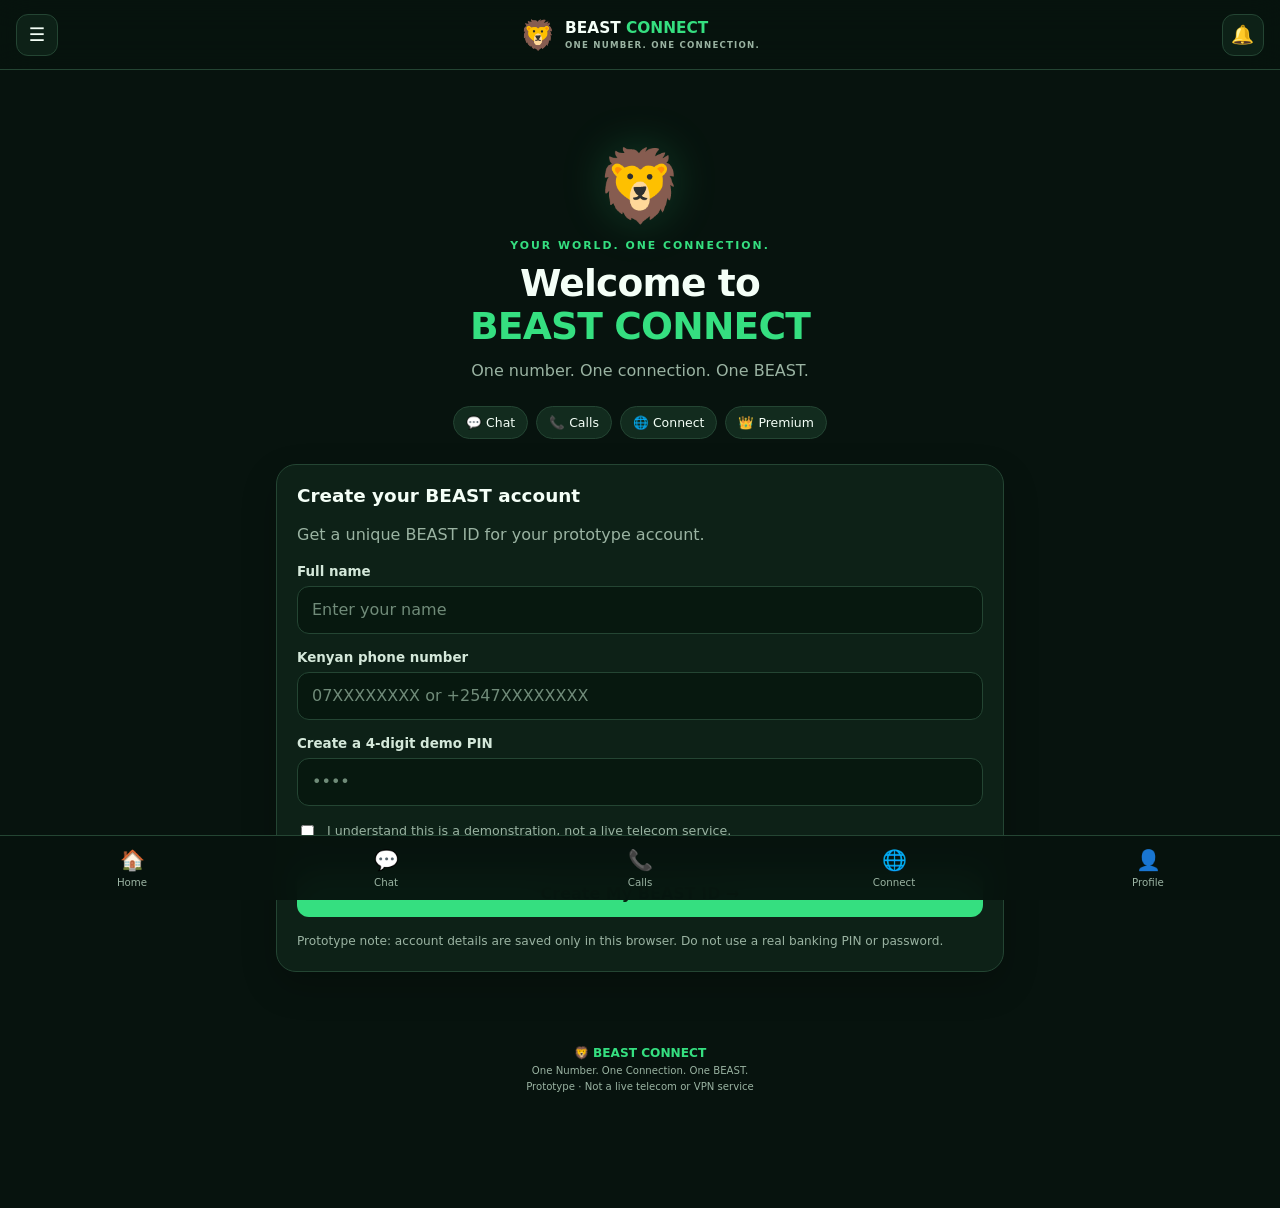
<file: index.html>
<!DOCTYPE html>
<html lang="en">
<head>
  <meta charset="UTF-8">
  <meta name="viewport" content="width=device-width, initial-scale=1.0">
  <meta name="theme-color" content="#071b13">
  <meta name="description" content="BEAST CONNECT — One Number. One Connection. One BEAST.">
  <title>BEAST CONNECT</title>
  <link rel="stylesheet" href="style.css">
  <script src="app.js" defer></script>
</head>
<body>
  <div id="toast" class="toast" role="status"></div>

  <header class="topbar">
    <button class="icon-btn" id="menuBtn" aria-label="Open menu">☰</button>
    <a href="#" class="brand" data-page="home">
      <span class="brand-icon">🦁</span>
      <span>BEAST<span class="green-text"> CONNECT</span><small>ONE NUMBER. ONE CONNECTION.</small></span>
    </a>
    <button class="icon-btn" id="notificationBtn" aria-label="Notifications">🔔</button>
  </header>

  <aside id="drawer" class="drawer">
    <div class="drawer-head">
      <div class="avatar">🦁</div>
      <strong id="drawerName">Welcome to BEAST</strong>
      <small id="drawerNumber">Your connection starts here</small>
    </div>
    <button data-page="home">🏠 Home</button>
    <button data-page="chats">💬 Messages</button>
    <button data-page="calls">📞 Calls</button>
    <button data-page="connect">🌐 Connect</button>
    <button data-page="premium">👑 Premium</button>
    <button data-page="profile">👤 My Profile</button>
    <button data-page="settings">⚙️ Settings</button>
    <button id="drawerLogout" class="danger hidden">↪ Log out</button>
    <p class="drawer-note">BEAST CONNECT · Demo prototype</p>
  </aside>
  <div id="overlay" class="overlay"></div>

  <main>
    <section id="welcomePage" class="page">
      <div class="hero">
        <div class="hero-logo">🦁</div>
        <div class="eyebrow">YOUR WORLD. ONE CONNECTION.</div>
        <h1>Welcome to<br><span class="green-text">BEAST CONNECT</span></h1>
        <p>One number. One connection. One BEAST.</p>
        <div class="feature-pills">
          <span>💬 Chat</span><span>📞 Calls</span><span>🌐 Connect</span><span>👑 Premium</span>
        </div>
      </div>

      <div class="panel">
        <h2>Create your BEAST account</h2>
        <p class="muted">Get a unique BEAST ID for your prototype account.</p>
        <form id="registerForm">
          <label for="fullName">Full name</label>
          <input id="fullName" name="fullName" placeholder="Enter your name" maxlength="60" required>

          <label for="phone">Kenyan phone number</label>
          <input id="phone" name="phone" type="tel" inputmode="tel" placeholder="07XXXXXXXX or +2547XXXXXXXX" required>

          <label for="pin">Create a 4-digit demo PIN</label>
          <input id="pin" name="pin" type="password" inputmode="numeric" pattern="[0-9]{4}" maxlength="4" placeholder="••••" required>

          <label class="check-row">
            <input id="agree" type="checkbox" required>
            <span>I understand this is a demonstration, not a live telecom service.</span>
          </label>
          <button class="btn primary full" type="submit">Create My BEAST ID →</button>
        </form>
        <p class="tiny">Prototype note: account details are saved only in this browser. Do not use a real banking PIN or password.</p>
      </div>
    </section>

    <section id="homePage" class="page hidden">
      <div class="welcome-line">
        <div><div class="eyebrow">YOUR DIGITAL WORLD</div><h1>Hello, <span id="userGreeting">BEAST</span> 👋</h1></div>
        <div class="avatar">🦁</div>
      </div>

      <div class="id-card">
        <div class="id-card-top"><span>🦁 BEAST CONNECT ID</span><span class="status-dot">● DEMO</span></div>
        <div id="beastNumber" class="beast-number">BST-100001</div>
        <div id="accountName" class="id-card-name">BEAST MEMBER</div>
        <div class="id-card-bottom"><span>YOUR UNIQUE PROTOTYPE ID</span><button id="copyIdBtn">Copy ID</button></div>
      </div>

      <div class="section-title"><h2>Quick connection</h2><span>EXPLORE</span></div>
      <div class="quick-grid">
        <button class="quick-card" data-page="chats"><span>💬</span><strong>Messages</strong><small>Demo chat</small></button>
        <button class="quick-card" data-page="calls"><span>📞</span><strong>Calls</strong><small>Call options</small></button>
        <button class="quick-card" data-page="connect"><span>🌐</span><strong>Internet</strong><small>Explore links</small></button>
        <button class="quick-card" data-page="premium"><span>👑</span><strong>Premium</strong><small>KES 250/month</small></button>
      </div>

      <div class="section-title"><h2>Your services</h2><span>ALL IN ONE</span></div>
      <div class="service-list">
        <button class="service-row" data-page="chats"><span class="service-icon">💬</span><span><strong>BEAST Messages</strong><small>Try a local demo conversation</small></span><b>›</b></button>
        <button class="service-row" data-page="calls"><span class="service-icon">🎥</span><span><strong>Voice & Video Calls</strong><small>Explore calling options</small></span><b>›</b></button>
        <button class="service-row" data-page="connect"><span class="service-icon">🔗</span><span><strong>Social & Web</strong><small>Open your favourite platforms</small></span><b>›</b></button>
        <button class="service-row" data-page="profile"><span class="service-icon">👤</span><span><strong>My Account</strong><small>View your profile</small></span><b>›</b></button>
      </div>

      <div class="notice">ℹ️ <span>BEAST ID is currently a demo identifier, not a real mobile number. Live services are not activated.</span></div>
    </section>

    <section id="chatsPage" class="page hidden">
      <div class="page-heading"><div class="eyebrow">STAY CONNECTED</div><h1>💬 Messages</h1><p>Try the local chat demonstration.</p></div>
      <div class="panel">
        <div class="demo-label">LOCAL DEMO CHAT</div>
        <div id="chatMessages" class="chat-messages">
          <div class="chat-bubble received"><small>BEAST ASSISTANT</small><p>Welcome! This is a local demonstration. Real users cannot receive these messages yet.</p></div>
        </div>
        <form id="chatForm" class="chat-form">
          <input id="chatInput" placeholder="Write a demo message..." maxlength="500" required>
          <button class="btn primary" type="submit">Send</button>
        </form>
        <p class="tiny">Messages stay in this browser and are not sent over the internet.</p>
      </div>
      <div class="panel">
        <h3>Connect with a BEAST ID</h3>
        <label for="recipientId">Recipient BEAST ID</label>
        <input id="recipientId" placeholder="e.g. BST-100002">
        <button id="startChatBtn" class="btn secondary full">Start Demo Chat</button>
      </div>
    </section>

    <section id="callsPage" class="page hidden">
      <div class="page-heading"><div class="eyebrow">TALK TO YOUR WORLD</div><h1>📞 Calls</h1><p>Choose how you want to connect.</p></div>
      <div class="service-list">
        <button class="service-row" id="beastCallBtn"><span class="service-icon">📞</span><span><strong>BEAST-to-BEAST Call</strong><small>Prototype calling interface</small></span><b>›</b></button>
        <button class="service-row" id="videoCallBtn"><span class="service-icon">🎥</span><span><strong>Video Call</strong><small>Video calling requires a live service</small></span><b>›</b></button>
        <button class="service-row" id="phoneCallBtn"><span class="service-icon">📱</span><span><strong>Call a Phone Number</strong><small>Use your phone's calling app</small></span><b>›</b></button>
      </div>
      <div class="panel">
        <h3>Start a demo call</h3>
        <label for="callId">BEAST ID or phone number</label>
        <input id="callId" placeholder="Enter ID or phone number">
        <button id="startCallBtn" class="btn primary full">Open Call Options</button>
        <p class="tiny">This prototype cannot connect or carry live calls.</p>
      </div>
    </section>

    <section id="connectPage" class="page hidden">
      <div class="page-heading"><div class="eyebrow">YOUR DIGITAL WORLD</div><h1>🌐 Connect</h1><p>Access web services from one place.</p></div>
      <div class="panel">
        <h3>🔎 Search the web</h3>
        <form id="searchForm" class="search-form">
          <input id="searchInput" placeholder="Search Google..." maxlength="200" required>
          <button class="btn primary" type="submit">Search</button>
        </form>
      </div>
      <div class="section-title"><h2>Social platforms</h2></div>
      <div class="quick-grid social-grid">
        <a class="quick-card" href="https://www.whatsapp.com/" target="_blank" rel="noopener noreferrer"><span>🟢</span><strong>WhatsApp</strong><small>Open platform</small></a>
        <a class="quick-card" href="https://www.instagram.com/" target="_blank" rel="noopener noreferrer"><span>📸</span><strong>Instagram</strong><small>Open platform</small></a>
        <a class="quick-card" href="https://www.facebook.com/" target="_blank" rel="noopener noreferrer"><span>🔵</span><strong>Facebook</strong><small>Open platform</small></a>
        <a class="quick-card" href="https://www.tiktok.com/" target="_blank" rel="noopener noreferrer"><span>🎵</span><strong>TikTok</strong><small>Open platform</small></a>
        <a class="quick-card" href="https://web.telegram.org/" target="_blank" rel="noopener noreferrer"><span>✈️</span><strong>Telegram</strong><small>Open platform</small></a>
        <a class="quick-card" href="https://www.youtube.com/" target="_blank" rel="noopener noreferrer"><span>▶️</span><strong>YouTube</strong><small>Watch videos</small></a>
      </div>
      <div class="section-title"><h2>Games & entertainment</h2></div>
      <div class="quick-grid">
        <a class="quick-card" href="https://poki.com/" target="_blank" rel="noopener noreferrer"><span>🎮</span><strong>Poki Games</strong><small>Play online</small></a>
        <a class="quick-card" href="https://www.crazygames.com/" target="_blank" rel="noopener noreferrer"><span>🕹️</span><strong>CrazyGames</strong><small>Play online</small></a>
        <a class="quick-card" href="https://www.google.com/" target="_blank" rel="noopener noreferrer"><span>🔍</span><strong>Google</strong><small>Explore the web</small></a>
        <a class="quick-card" href="https://maps.google.com/" target="_blank" rel="noopener noreferrer"><span>🗺️</span><strong>Maps</strong><small>Find places</small></a>
      </div>
      <div class="panel premium-banner">
        <div class="crown">👑</div><div><h3>BEAST Premium</h3><p>Planned subscription: KES 250/month.</p></div>
        <button class="btn primary" data-page="premium">Explore</button>
      </div>
      <div class="notice">🌐 Opening these platforms uses your existing internet connection and may require their own accounts or subscriptions. BEAST CONNECT does not currently provide VPN or free internet access.</div>
    </section>

    <section id="premiumPage" class="page hidden">
      <div class="premium-hero">
        <div class="crown">👑</div>
        <div class="eyebrow">LEVEL UP YOUR CONNECTION</div>
        <h1>BEAST <span class="green-text">PREMIUM</span></h1>
        <p>One planned package for your digital world.</p>
        <div class="price">KES 250 <small>/ month</small></div>
        <span class="demo-label">PROPOSED PRICE · DEMO ONLY</span>
      </div>
      <div class="panel">
        <h2>Planned Premium benefits</h2>
        <div class="benefit">✓ One BEAST profile</div>
        <div class="benefit">✓ Easier access to BEAST services</div>
        <div class="benefit">✓ Planned chat and calling features</div>
        <div class="benefit">✓ Planned connectivity options</div>
        <div class="benefit">✓ Future Android app integration</div>
        <button id="premiumBtn" class="btn primary full">Try Premium Demo</button>
        <p class="tiny">No money will be charged. M-PESA payments, automatic subscription activation, VPN servers, and live telecom services are not connected yet.</p>
      </div>
      <div class="notice">Important: a VPN does not provide free internet by itself. A real connectivity package requires network capacity, a VPN service, billing, and the appropriate provider agreements.</div>
    </section>

    <section id="profilePage" class="page hidden">
      <div class="page-heading"><div class="eyebrow">YOUR BEAST ACCOUNT</div><h1>👤 My Profile</h1><p>Manage your prototype profile.</p></div>
      <div class="profile-card">
        <div class="avatar large">🦁</div>
        <h2 id="profileName">BEAST MEMBER</h2>
        <p id="profilePhone" class="muted">Phone not set</p>
        <div class="id-chip" id="profileId">BST-100001</div>
      </div>
      <div class="panel">
        <h3>Account details</h3>
        <div class="detail-row"><span>Account type</span><strong>Demo Member</strong></div>
        <div class="detail-row"><span>BEAST ID</span><strong id="profileIdDetail">BST-100001</strong></div>
        <div class="detail-row"><span>Subscription</span><strong id="profilePlan">Free Demo</strong></div>
        <div class="detail-row"><span>Account status</span><strong class="green-text">Local prototype</strong></div>
      </div>
      <button id="logoutBtn" class="btn danger-btn full">Log Out</button>
    </section>

    <section id="settingsPage" class="page hidden">
      <div class="page-heading"><div class="eyebrow">MAKE IT YOURS</div><h1>⚙️ Settings</h1><p>Adjust your local app preferences.</p></div>
      <div class="panel">
        <div class="setting-row"><div><strong>Dark appearance</strong><small>Use the dark BEAST theme</small></div><label class="switch"><input type="checkbox" id="themeToggle" checked><span></span></label></div>
        <div class="setting-row"><div><strong>In-app notifications</strong><small>Show prototype alerts</small></div><label class="switch"><input type="checkbox" id="notificationsToggle" checked><span></span></label></div>
        <div class="setting-row"><div><strong>Connection status</strong><small>Demo interface only</small></div><span class="status-pill">DEMO</span></div>
      </div>
      <div class="panel">
        <h3>About BEAST CONNECT</h3>
        <p class="muted">A mobile-first prototype for a unified digital identity and connectivity platform.</p>
        <div class="detail-row"><span>Version</span><strong>1.0 Demo</strong></div>
        <div class="detail-row"><span>Storage</span><strong>This browser</strong></div>
        <div class="detail-row"><span>Live telecom service</span><strong>Not connected</strong></div>
      </div>
      <button id="settingsLogoutBtn" class="btn danger-btn full">Log Out</button>
    </section>

    <section id="notificationsPage" class="page hidden">
      <div class="page-heading"><div class="eyebrow">UPDATES</div><h1>🔔 Notifications</h1></div>
      <div id="notificationList" class="panel">
        <div class="notification-item"><span>🦁</span><div><strong>Welcome to BEAST CONNECT</strong><p>Your prototype connection starts here.</p><small>System message</small></div></div>
        <div class="notification-item"><span>ℹ️</span><div><strong>Demo services</strong><p>Messages and calls are not live yet.</p><small>System message</small></div></div>
      </div>
    </section>
  </main>

  <nav class="bottom-nav">
    <button data-page="home" class="active"><span>🏠</span><small>Home</small></button>
    <button data-page="chats"><span>💬</span><small>Chat</small></button>
    <button data-page="calls"><span>📞</span><small>Calls</small></button>
    <button data-page="connect"><span>🌐</span><small>Connect</small></button>
    <button data-page="profile"><span>👤</span><small>Profile</small></button>
  </nav>

  <footer><span>🦁 BEAST CONNECT</span><small>One Number. One Connection. One BEAST.</small><small>Prototype · Not a live telecom or VPN service</small></footer>
</body>
</html>
</file>
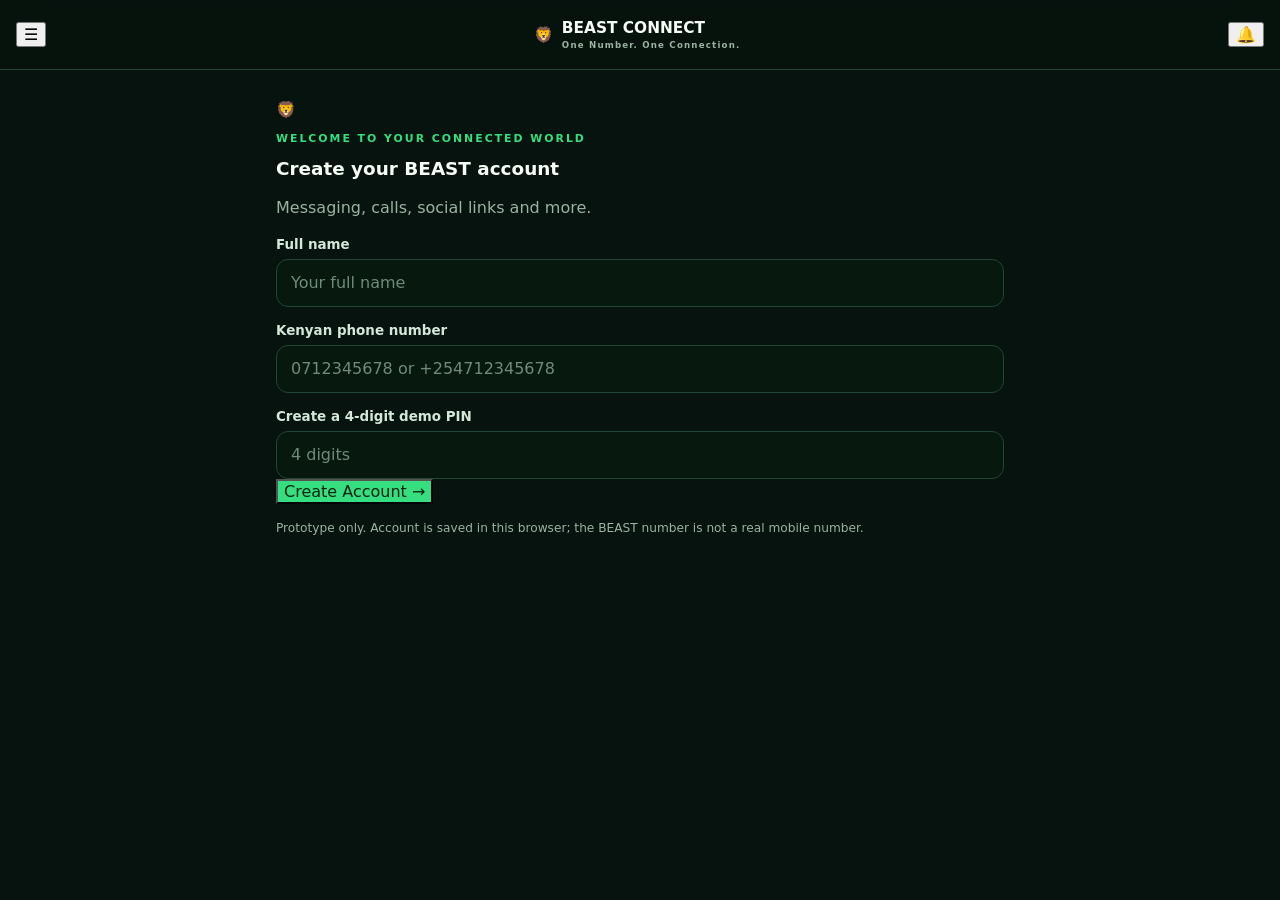
<file: index-3.html>
<!doctype html>
<html lang="en"><head>
<meta charset="utf-8"><meta name="viewport" content="width=device-width,initial-scale=1">
<meta name="theme-color" content="#07110d"><title>BEAST CONNECT</title>
<link rel="stylesheet" href="style.css"><script src="app.js" defer></script>
</head><body>
<header class="topbar"><button id="menuBtn" class="icon" aria-label="Menu">☰</button><div class="brand">🦁 <div><b>BEAST CONNECT</b><small>One Number. One Connection.</small></div></div><button id="notificationBtn" class="icon" aria-label="Notifications">🔔<i id="notificationDot"></i></button></header>
<div id="drawerBackdrop" class="backdrop"></div><aside id="drawer" class="drawer"><h3>🦁 BEAST CONNECT</h3><p id="drawerIdentity">Your account</p>
<button data-go="home">🏠 Home</button><button data-go="chat">💬 Chat</button><button data-go="calls">📞 Calls</button><button data-go="discover">🌐 Discover</button><button data-go="premium">👑 Premium</button><button data-go="profile">👤 Profile</button><button data-go="notifications">🔔 Notifications</button><button data-go="settings">⚙️ Settings</button><button id="logoutBtn">🚪 Log out</button></aside>
<main>
<section id="registerScreen" class="register"><form id="registerForm" class="card register-card"><div class="logo">🦁</div><p class="eyebrow">WELCOME TO YOUR CONNECTED WORLD</p><h2>Create your BEAST account</h2><p class="muted">Messaging, calls, social links and more.</p>
<label for="registerName">Full name</label><input id="registerName" required maxlength="60" autocomplete="name" placeholder="Your full name">
<label for="registerPhone">Kenyan phone number</label><input id="registerPhone" required autocomplete="tel" placeholder="0712345678 or +254712345678">
<label for="registerPin">Create a 4-digit demo PIN</label><input id="registerPin" required type="password" inputmode="numeric" maxlength="4" pattern="[0-9]{4}" placeholder="4 digits">
<button id="registerBtn" class="primary" type="submit">Create Account →</button><p class="tiny">Prototype only. Account is saved in this browser; the BEAST number is not a real mobile number.</p></form></section>
<div id="appContent" class="hidden">
<section id="home" class="screen active"><div class="welcome"><div><p class="eyebrow">YOUR CONNECTED WORLD</p><h2>Hey, <span id="greeting">BEAST</span> 👋</h2><p class="muted">Everything you need in one place.</p></div><div id="homeAvatar" class="avatar">🦁</div></div>
<div class="number-card"><div><p class="eyebrow">YOUR BEAST NUMBER</p><h2 id="homeBeastNumber">BST-000000</h2><p id="homeUserName">Your account</p></div><button id="copyNumberBtn" class="light">Copy</button></div>
<div class="section-title"><h3>Quick access</h3><span>Explore BEAST</span></div><div class="grid">
<button class="tile" data-go="chat"><span>💬</span><b>Messages</b><small>Chat</small></button><button class="tile" data-go="calls"><span>📹</span><b>Calls</b><small>Voice &amp; video</small></button><button class="tile" data-go="discover"><span>🌐</span><b>Internet</b><small>Explore</small></button><button class="tile" data-go="premium"><span>👑</span><b>Premium</b><small>KES 250/month</small></button><button class="tile" data-go="profile"><span>👤</span><b>My profile</b><small>Your identity</small></button><button class="tile" data-go="settings"><span>⚙️</span><b>Settings</b><small>Manage app</small></button></div>
<div class="panel"><h3>🚀 The BEAST vision</h3><p>Chat with BEAST users, explore favourite platforms and prepare for connected services as they become available.</p></div></section>
<section id="chat" class="screen"><p class="eyebrow">STAY CONNECTED</p><h2>💬 Messages</h2><p class="muted">Local demo conversation.</p><div class="panel"><label for="contactSearch">BEAST number or phone</label><input id="contactSearch" placeholder="BST-100001 or 07XXXXXXXX"><button id="searchContactBtn" class="primary">Find contact</button><div id="contactSearchResult" class="result">Choose a demo contact to begin.</div></div>
<div class="chat panel"><div class="chat-head"><b id="chatContactName">BEAST Chat</b><small>Prototype conversation</small></div><div id="chatWindow" class="chat-window"><div class="empty">Your conversation will appear here.</div></div><form id="chatForm" class="chat-form"><input id="chatMessage" placeholder="Write a message..." maxlength="1000"><button type="submit">➤</button></form></div><p class="tiny">Messages are stored only on this device. Live messaging requires a secure backend.</p></section>
<section id="calls" class="screen"><p class="eyebrow">HEAR AND SEE YOUR PEOPLE</p><h2>📞 Calls</h2><div class="panel"><label for="callNumber">BEAST number or phone</label><input id="callNumber" placeholder="Enter contact number"><div class="two"><button id="voiceCallBtn" class="primary">📞 Voice call</button><button id="videoCallBtn" class="secondary">📹 Video call</button></div><div id="callStatus" class="result">Ready for a demo call.</div></div><div class="panel"><h3>📡 Real calls and SMS</h3><p>Live calls need calling infrastructure. Ordinary mobile calls and SMS require an authorised telecom provider and may cost money.</p></div></section>
<section id="discover" class="screen"><p class="eyebrow">YOUR INTERNET HUB</p><h2>🌐 Discover</h2><div class="panel"><label for="webSearch">Search the web</label><input id="webSearch" type="search" placeholder="What do you want to find?"><button id="googleSearchBtn" class="primary">🔎 Search Google</button></div>
<div class="section-title"><h3>Social platforms</h3></div><div class="platforms"><a href="https://www.whatsapp.com/" target="_blank" rel="noopener">🟢 WhatsApp ↗</a><a href="https://www.facebook.com/" target="_blank" rel="noopener">🔵 Facebook ↗</a><a href="https://www.instagram.com/" target="_blank" rel="noopener">📸 Instagram ↗</a><a href="https://www.tiktok.com/" target="_blank" rel="noopener">🎵 TikTok ↗</a><a href="https://web.telegram.org/" target="_blank" rel="noopener">✈️ Telegram ↗</a><a href="https://www.youtube.com/" target="_blank" rel="noopener">▶️ YouTube ↗</a><a href="https://poki.com/" target="_blank" rel="noopener">🎮 Poki Games ↗</a><a href="https://www.crazygames.com/" target="_blank" rel="noopener">🕹️ CrazyGames ↗</a></div><div class="panel"><h3>🔐 VPN and internet</h3><p>A VPN does not provide free internet by itself. A paid connectivity package needs a legitimate network or data provider.</p></div></section>
<section id="premium" class="screen"><div class="premium"><div class="crown">👑</div><p class="eyebrow">UPGRADE YOUR EXPERIENCE</p><h2>BEAST Premium</h2><div class="price">KES 250 <small>/ month</small></div><p>One subscription concept for the BEAST ecosystem.</p></div><div class="panel"><h3>Premium plan</h3><ul><li>BEAST account and profile</li><li>Supported communication features as they launch</li><li>Social and web shortcuts</li><li>Future connected services</li></ul><div id="subscriptionStatus" class="result">Premium is not activated.</div><button id="subscribeBtn" class="primary">Try Premium Demo</button><p class="tiny">No payment is taken. Real subscriptions require payment processing and a backend.</p></div></section>
<section id="profile" class="screen"><p class="eyebrow">YOUR BEAST IDENTITY</p><h2>👤 My Profile</h2><div class="profile"><div id="profileBigAvatar" class="profile-avatar">🦁</div><h2 id="profileName">Your name</h2><p id="profilePhone" class="muted">Your phone</p><div id="profileBeastNumber" class="profile-number">BST-000000</div><button id="copyProfileNumber" class="secondary">Copy BEAST number</button></div>
<div class="panel"><h3>Social profile links</h3><label for="profileWhatsapp">WhatsApp link or number</label><input id="profileWhatsapp" placeholder="WhatsApp contact"><label for="profileInstagram">Instagram profile URL</label><input id="profileInstagram" type="url" placeholder="https://instagram.com/username"><label for="profileFacebook">Facebook profile URL</label><input id="profileFacebook" type="url" placeholder="https://facebook.com/username"><label for="profileTiktok">TikTok profile URL</label><input id="profileTiktok" type="url" placeholder="https://tiktok.com/@username"><div class="setting-row"><div><b>Public profile</b><small>Mark this demo profile public.</small></div><button id="publicProfileToggle" class="toggle" aria-pressed="false"></button></div><button id="saveProfileBtn" class="primary">Save profile</button><div id="publicProfileResult" class="result">Profile settings appear here.</div></div></section>
<section id="notifications" class="screen"><p class="eyebrow">STAY INFORMED</p><h2>🔔 Notifications</h2><div id="notificationList" class="notifications"><div class="empty">No notifications yet.</div></div></section>
<section id="settings" class="screen"><p class="eyebrow">MAKE IT YOURS</p><h2>⚙️ Settings</h2><div class="panel"><div class="setting-row"><div><b>Dark appearance</b><small>Use the BEAST dark theme.</small></div><button id="themeToggle" class="toggle on" aria-pressed="true"></button></div><div class="setting-row"><div><b>Notifications</b><small>Control demo notifications.</small></div><button id="notificationsToggle" class="toggle on" aria-pressed="true"></button></div><div class="setting-row"><div><b>Public profile</b><small>Manage profile visibility.</small></div><button id="settingsPublicToggle" class="toggle" aria-pressed="false"></button></div></div><div class="panel warning"><h3>🔒 Account safety</h3><p>This prototype stores demo data in your browser and is not suitable for real payments or sensitive communications.</p></div><button id="logoutBtnSettings" class="secondary">Log out</button></section>
</div></main>
<nav id="bottomNav" class="bottom-nav hidden"><button data-screen="home" class="active"><span>🏠</span><small>Home</small></button><button data-screen="chat"><span>💬</span><small>Chat</small></button><button data-screen="calls"><span>📞</span><small>Calls</small></button><button data-screen="discover"><span>🌐</span><small>Discover</small></button><button data-screen="profile"><span>👤</span><small>Profile</small></button></nav>
<div id="toast" class="toast" role="status" aria-live="polite"></div>
</body></html>
</file>
<file: style.css>
:root {
  --bg: #07130e;
  --surface: #0d2117;
  --surface2: #122b1e;
  --border: #244533;
  --text: #f4fff7;
  --muted: #9ab3a2;
  --green: #35df80;
  --green-dark: #12864a;
  --red: #ff626b;
  --blue: #53a7ff;
  --shadow: 0 14px 35px rgba(0, 0, 0, .22);
}
* { box-sizing: border-box; }
html { scroll-behavior: smooth; }
body {
  margin: 0;
  min-height: 100vh;
  background: var(--bg);
  color: var(--text);
  font-family: system-ui, -apple-system, BlinkMacSystemFont, "Segoe UI", sans-serif;
  padding-bottom: 86px;
}
button, input { font: inherit; }
button, a { -webkit-tap-highlight-color: transparent; }
button { cursor: pointer; }
a { color: inherit; text-decoration: none; }
.hidden { display: none !important; }
.green-text { color: var(--green); }
.muted { color: var(--muted); line-height: 1.6; }
.tiny { color: var(--muted); font-size: .76rem; line-height: 1.6; margin: 15px 0 0; }
.eyebrow { color: var(--green); font-size: .68rem; font-weight: 800; letter-spacing: 2px; }
.topbar {
  position: sticky;
  top: 0;
  z-index: 30;
  display: flex;
  align-items: center;
  justify-content: space-between;
  gap: 10px;
  min-height: 70px;
  padding: 10px 16px;
  background: rgba(7, 19, 14, .95);
  border-bottom: 1px solid var(--border);
  backdrop-filter: blur(16px);
}
.brand { display: flex; align-items: center; gap: 9px; font-weight: 900; font-size: .96rem; }
.brand-icon { font-size: 1.8rem; }
.brand small { display: block; color: var(--muted); font-size: .54rem; letter-spacing: 1.2px; margin-top: 3px; }
.icon-btn {
  border: 1px solid var(--border);
  background: var(--surface);
  color: var(--text);
  border-radius: 12px;
  min-width: 42px;
  height: 42px;
  font-size: 1.15rem;
}
main { max-width: 760px; padding: 20px 16px 35px; margin: auto; }
.page { animation: appear .22s ease; }
@keyframes appear { from { opacity: .45; transform: translateY(5px); } to { opacity: 1; transform: translateY(0); } }
.hero { text-align: center; padding: 30px 8px 25px; }
.hero-logo { font-size: 4.4rem; margin-bottom: 12px; filter: drop-shadow(0 0 22px rgba(53,223,128,.2)); }
h1 { font-size: clamp(1.7rem, 6vw, 2.35rem); line-height: 1.15; margin: 10px 0; letter-spacing: -.8px; }
h2 { font-size: 1.15rem; margin: 0 0 9px; }
h3 { font-size: 1rem; margin: 0 0 12px; }
p { line-height: 1.6; }
.hero > p, .page-heading > p { color: var(--muted); margin-top: 8px; }
.feature-pills { display: flex; justify-content: center; flex-wrap: wrap; gap: 8px; margin-top: 22px; }
.feature-pills span { padding: 8px 12px; background: var(--surface2); border: 1px solid var(--border); border-radius: 99px; font-size: .78rem; }
.panel { background: var(--surface); border: 1px solid var(--border); border-radius: 20px; padding: 20px; margin-bottom: 16px; box-shadow: var(--shadow); }
label:not(.check-row):not(.switch) { display: block; margin: 16px 0 7px; color: #d4e8da; font-size: .84rem; font-weight: 650; }
input:not([type="checkbox"]) {
  width: 100%;
  min-height: 48px;
  padding: 12px 14px;
  border-radius: 12px;
  border: 1px solid var(--border);
  outline: none;
  background: #07180f;
  color: var(--text);
}
input:focus { border-color: var(--green); box-shadow: 0 0 0 3px rgba(53,223,128,.09); }
input::placeholder { color: #708b79; }
.check-row { display: flex; align-items: flex-start; gap: 10px; color: var(--muted); font-size: .79rem; line-height: 1.5; margin: 16px 0; }
.check-row input { accent-color: var(--green); margin-top: 3px; }
.btn { min-height: 46px; padding: 11px 16px; border-radius: 12px; font-weight: 800; border: 1px solid transparent; }
.primary { color: #04210f; background: var(--green); }
.primary:hover { background: #66eca0; }
.secondary { background: var(--surface2); border-color: var(--border); color: var(--text); }
.full { width: 100%; margin-top: 14px; }
.danger-btn { color: #fff; background: #842c35; }
.welcome-line { display: flex; align-items: center; justify-content: space-between; gap: 10px; margin: 10px 0 22px; }
.welcome-line h1 { font-size: 1.7rem; }
.avatar { display: grid; place-items: center; width: 48px; height: 48px; flex-shrink: 0; border-radius: 16px; background: var(--surface2); border: 1px solid var(--border); font-size: 1.7rem; }
.avatar.large { width: 86px; height: 86px; margin: auto; font-size: 3rem; border-radius: 25px; }
.id-card { padding: 21px; border: 1px solid #297449; border-radius: 22px; background: radial-gradient(circle at 100% 0%, #17552f 0%, transparent 50%), linear-gradient(135deg, #102e1d, #08180f); box-shadow: var(--shadow); }
.id-card-top, .id-card-bottom { display: flex; align-items: center; justify-content: space-between; gap: 8px; font-size: .68rem; font-weight: 800; letter-spacing: .5px; }
.status-dot { color: var(--green); font-size: .63rem; }
.beast-number { font-size: clamp(1.7rem, 7vw, 2.25rem); letter-spacing: 2px; font-weight: 900; margin: 26px 0 3px; }
.id-card-name { color: #c2e3cc; font-size: .82rem; font-weight: 750; }
.id-card-bottom { margin-top: 24px; color: var(--muted); font-size: .58rem; }
.id-card-bottom button { color: var(--green); background: transparent; border: 1px solid #39724e; border-radius: 8px; padding: 7px 10px; }
.section-title { display: flex; align-items: center; justify-content: space-between; gap: 8px; margin: 27px 0 13px; }
.section-title h2 { margin: 0; }
.section-title > span { color: var(--muted); font-size: .62rem; letter-spacing: 1px; }
.quick-grid { display: grid; grid-template-columns: repeat(2, minmax(0, 1fr)); gap: 11px; }
.quick-card { min-width: 0; min-height: 122px; display: flex; flex-direction: column; align-items: flex-start; justify-content: center; gap: 7px; padding: 16px; border: 1px solid var(--border); border-radius: 17px; color: var(--text); background: var(--surface); text-align: left; }
.quick-card:hover, .service-row:hover { border-color: var(--green); }
.quick-card > span { font-size: 1.6rem; }
.quick-card strong { font-size: .88rem; }
.quick-card small { color: var(--muted); font-size: .73rem; }
.service-list { display: grid; gap: 9px; }
.service-row { display: flex; align-items: center; gap: 12px; width: 100%; padding: 14px; text-align: left; border: 1px solid var(--border); border-radius: 15px; color: var(--text); background: var(--surface); }
.service-icon { display: grid; place-items: center; width: 45px; height: 45px; border-radius: 13px; background: var(--surface2); font-size: 1.35rem; flex-shrink: 0; }
.service-row > span:nth-child(2) { flex: 1; min-width: 0; }
.service-row strong, .service-row small { display: block; }
.service-row strong { font-size: .87rem; }
.service-row small { color: var(--muted); font-size: .73rem; margin-top: 4px; line-height: 1.4; }
.service-row > b { font-size: 1.5rem; color: var(--muted); }
.notice { display: flex; gap: 10px; align-items: flex-start; margin: 18px 0; padding: 14px; border-radius: 13px; background: rgba(83,167,255,.08); border: 1px solid rgba(83,167,255,.2); color: #b9d8fa; font-size: .78rem; line-height: 1.6; }
.page-heading { margin: 12px 0 23px; }
.page-heading h1 { margin-top: 9px; }
.demo-label { display: inline-block; padding: 6px 9px; background: rgba(53,223,128,.1); color: var(--green); border: 1px solid rgba(53,223,128,.25); border-radius: 7px; font-size: .63rem; font-weight: 850; letter-spacing: 1px; }
.chat-messages { display: flex; flex-direction: column; gap: 12px; padding: 18px 0; min-height: 140px; }
.chat-bubble { max-width: 90%; border-radius: 14px; padding: 12px; background: var(--surface2); overflow-wrap: anywhere; }
.chat-bubble.sent { align-self: flex-end; background: #164c2e; }
.chat-bubble.received { align-self: flex-start; }
.chat-bubble small { color: var(--green); font-size: .62rem; font-weight: 800; }
.chat-bubble p { margin: 5px 0 0; font-size: .88rem; }
.chat-form, .search-form { display: flex; gap: 8px; align-items: center; }
.chat-form input, .search-form input { flex: 1; min-width: 0; }
.chat-form .btn, .search-form .btn { flex-shrink: 0; }
.premium-banner { display: flex; align-items: center; gap: 12px; }
.premium-banner > div:nth-child(2) { flex: 1; }
.premium-banner h3, .premium-banner p { margin: 0; }
.premium-banner p { font-size: .75rem; color: var(--muted); }
.crown { font-size: 3rem; }
.premium-hero { text-align: center; padding: 22px 5px 30px; }
.price { font-size: 2.2rem; font-weight: 950; margin: 22px 0 8px; }
.price small { color: var(--muted); font-size: .85rem; font-weight: 500; }
.benefit { padding: 13px 0; border-bottom: 1px solid var(--border); font-size: .88rem; }
.benefit:last-of-type { border-bottom: 0; }
.profile-card { text-align: center; padding: 24px; border: 1px solid var(--border); border-radius: 20px; background: var(--surface); margin-bottom: 16px; }
.profile-card h2 { margin-top: 15px; }
.id-chip { display: inline-block; padding: 7px 12px; margin-top: 8px; color: var(--green); background: var(--surface2); border-radius: 8px; font-weight: 850; letter-spacing: 1px; }
.detail-row, .setting-row { display: flex; align-items: center; justify-content: space-between; gap: 14px; padding: 13px 0; border-bottom: 1px solid var(--border); font-size: .82rem; }
.detail-row:last-child, .setting-row:last-child { border-bottom: 0; }
.detail-row span, .setting-row small { color: var(--muted); }
.detail-row strong { text-align: right; overflow-wrap: anywhere; }
.setting-row > div { display: grid; gap: 4px; }
.setting-row small { font-size: .74rem; }
.switch { position: relative; width: 45px; height: 26px; flex-shrink: 0; }
.switch input { opacity: 0; width: 0; height: 0; }
.switch span { position: absolute; inset: 0; border-radius: 20px; background: #415548; cursor: pointer; }
.switch span::before { content: ""; position: absolute; width: 18px; height: 18px; left: 4px; top: 4px; border-radius: 50%; background: white; transition: .2s; }
.switch input:checked + span { background: var(--green-dark); }
.switch input:checked + span::before { transform: translateX(19px); }
.status-pill { color: var(--green); border: 1px solid var(--border); border-radius: 7px; padding: 5px 8px; font-size: .66rem; }
.notification-item { display: flex; gap: 12px; padding: 13px 0; border-bottom: 1px solid var(--border); }
.notification-item:last-child { border-bottom: 0; }
.notification-item > span { font-size: 1.4rem; }
.notification-item strong { font-size: .88rem; }
.notification-item p { margin: 4px 0; color: var(--muted); font-size: .79rem; }
.notification-item small { color: var(--green); font-size: .68rem; }
.bottom-nav { position: fixed; z-index: 25; bottom: 0; left: 0; right: 0; display: flex; justify-content: space-around; padding: 8px 5px max(8px, env(safe-area-inset-bottom)); background: rgba(7,19,14,.97); border-top: 1px solid var(--border); backdrop-filter: blur(15px); }
.bottom-nav button { display: flex; flex: 1; flex-direction: column; align-items: center; gap: 4px; border: 0; background: transparent; color: var(--muted); padding: 4px 2px; }
.bottom-nav button span { font-size: 1.25rem; }
.bottom-nav button small { font-size: .64rem; }
.bottom-nav button.active { color: var(--green); }
footer { text-align: center; padding: 18px 12px 25px; color: var(--muted); font-size: .76rem; }
footer span, footer small { display: block; margin: 5px; }
footer span { color: var(--green); font-weight: 900; }
.drawer { position: fixed; z-index: 50; top: 0; bottom: 0; left: 0; width: min(300px, 85vw); padding: 20px 14px; background: var(--surface); border-right: 1px solid var(--border); transform: translateX(-105%); transition: transform .25s ease; overflow-y: auto; }
.drawer.open { transform: translateX(0); }
.drawer-head { padding: 8px 8px 20px; border-bottom: 1px solid var(--border); margin-bottom: 12px; }
.drawer-head .avatar { margin-bottom: 12px; }
.drawer-head strong, .drawer-head small { display: block; }
.drawer-head small { color: var(--muted); margin-top: 5px; font-size: .75rem; }
.drawer > button { display: block; width: 100%; padding: 14px 12px; text-align: left; color: var(--text); background: transparent; border: 0; border-radius: 10px; }
.drawer > button:hover { background: var(--surface2); }
.drawer-note { padding: 15px 8px; color: var(--muted); font-size: .69rem; }
.overlay { position: fixed; z-index: 45; inset: 0; background: rgba(0,0,0,.62); display: none; }
.overlay.show { display: block; }
.toast { position: fixed; z-index: 100; top: 80px; left: 50%; width: max-content; max-width: calc(100vw - 35px); transform: translate(-50%, -12px); opacity: 0; pointer-events: none; padding: 12px 17px; border: 1px solid var(--border); border-radius: 12px; background: var(--surface2); color: var(--text); box-shadow: var(--shadow); font-size: .84rem; transition: .2s; }
.toast.show { opacity: 1; transform: translate(-50%, 0); }
body.light {
  --bg: #f1f7f2;
  --surface: #ffffff;
  --surface2: #e5f2e8;
  --border: #c9ddce;
  --text: #132a1b;
  --muted: #607768;
  --green: #087c3d;
  --green-dark: #16834a;
  --shadow: 0 12px 25px rgba(15, 60, 30, .07);
}
body.light .topbar, body.light .bottom-nav { background: rgba(255,255,255,.96); }
body.light input:not([type="checkbox"]) { background: #f7fbf8; color: var(--text); }
body.light .id-card { background: linear-gradient(135deg,#d9f5e1,#f5fff7); }
body.light .id-card-name { color: #355c43; }
body.light .id-card-bottom { color: #557560; }
body.light .primary { color: #fff; }
body.light .notice { color: #244e70; }
@media (min-width: 650px) {
  main { padding-top: 30px; }
  .quick-grid { grid-template-columns: repeat(4, minmax(0, 1fr)); }
  .social-grid { grid-template-columns: repeat(3, minmax(0, 1fr)); }
  .hero { padding-top: 45px; }
}
@media (max-width: 360px) {
  main { padding-left: 11px; padding-right: 11px; }
  .panel { padding: 15px; }
  .brand { font-size: .8rem; }
  .brand small { font-size: .48rem; }
  .quick-card { padding: 12px; }
  .chat-form { flex-wrap: wrap; }
  .chat-form input { flex-basis: 100%; }
}
</file>
